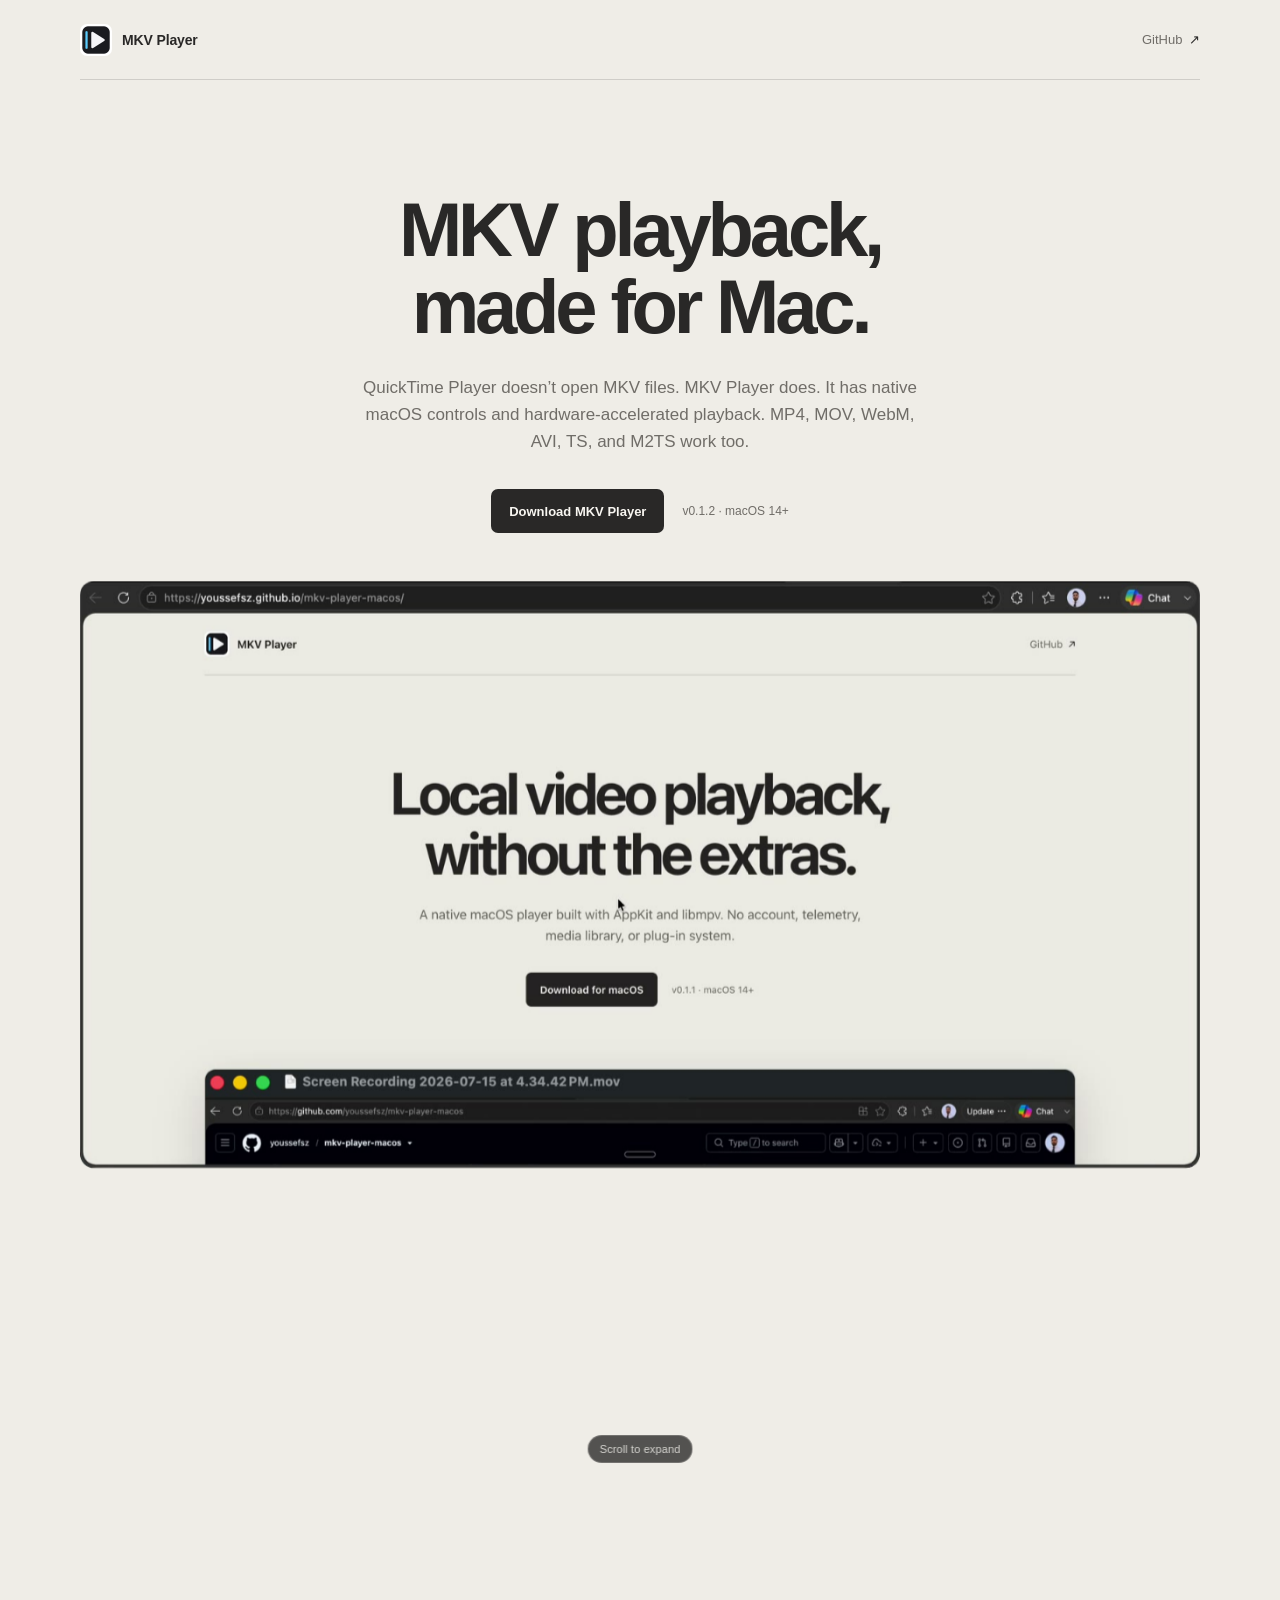
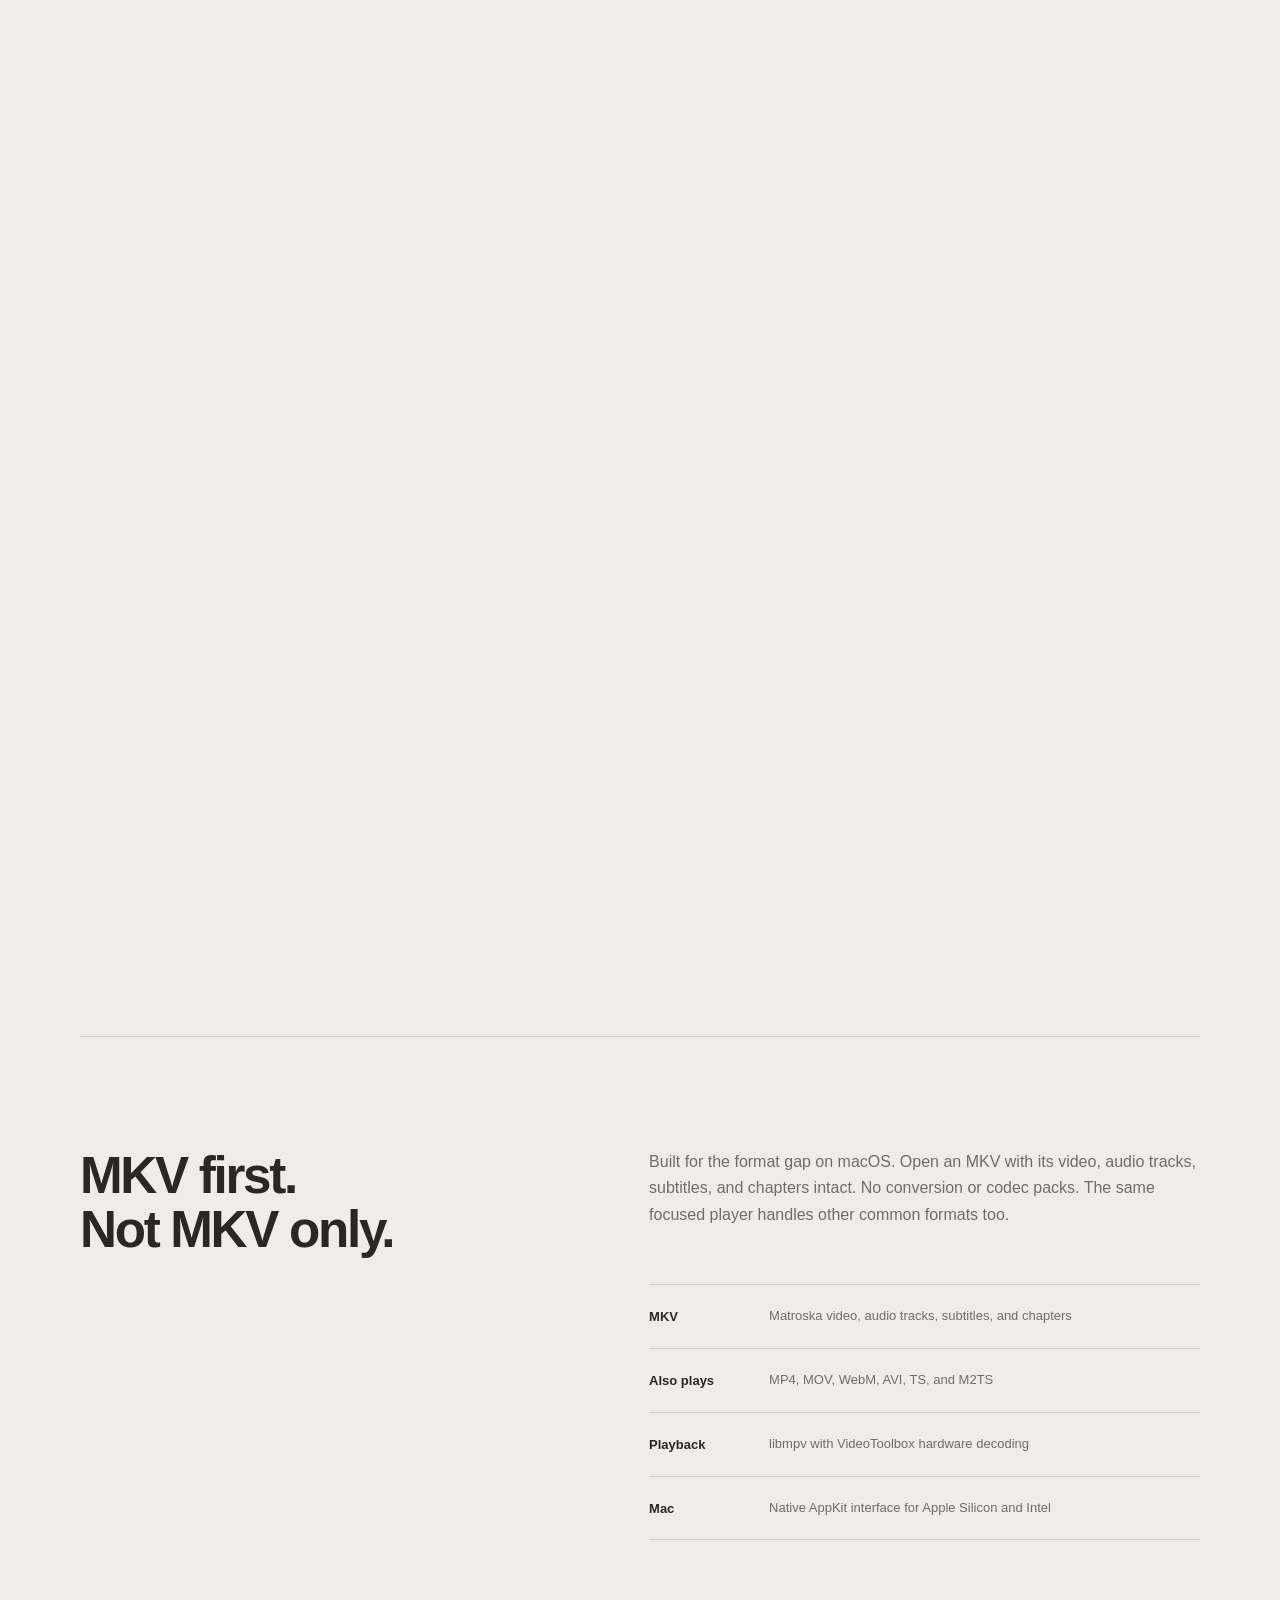
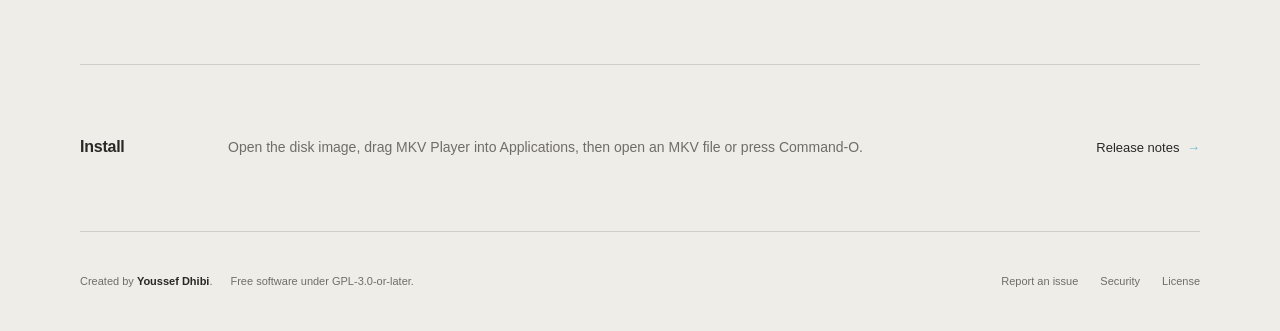
<file: index.html>
<!DOCTYPE html>
<html lang="en">
  <head>
    <meta charset="utf-8">
    <meta name="viewport" content="width=device-width, initial-scale=1">
    <meta name="description" content="Play MKV files on macOS with a focused, native player. Also supports MP4, MOV, WebM, AVI, TS, and M2TS.">
    <meta name="theme-color" content="#efede7">
    <meta property="og:title" content="MKV Player for Mac: Play MKV files on macOS">
    <meta property="og:description" content="MKV playback for the format QuickTime Player leaves out. Other common video formats work too.">
    <meta property="og:type" content="website">
    <meta property="og:url" content="https://youssefsz.github.io/mkv-player-macos/">
    <meta property="og:image" content="https://youssefsz.github.io/mkv-player-macos/app-screenshot.png">
    <title>MKV Player for Mac: Play MKV files on macOS</title>
    <link rel="icon" href="icon.png">
    <link rel="apple-touch-icon" href="icon.png">
    <link rel="stylesheet" href="styles.css">
  </head>
  <body>
    <header>
      <a class="brand" href="./" aria-label="MKV Player home">
        <img src="icon.png" width="32" height="32" alt="">
        <span>MKV Player</span>
      </a>
      <a class="header-link" href="https://github.com/youssefsz/mkv-player-macos">GitHub <span aria-hidden="true">↗</span></a>
    </header>

    <main>
      <section class="hero" aria-labelledby="hero-title">
        <div class="hero-copy">
          <h1 id="hero-title">MKV playback,<br class="desktop-break"> made for Mac.</h1>
          <p>
            QuickTime Player doesn’t open MKV files. MKV Player does. It has native
            macOS controls and hardware-accelerated playback. MP4, MOV, WebM,
            AVI, TS, and M2TS work too.
          </p>
          <div class="download-row">
            <a class="download" href="https://github.com/youssefsz/mkv-player-macos/releases/download/v0.1.2/MKV-Player-0.1.2.dmg">Download MKV Player</a>
            <span>v0.1.2 · macOS 14+</span>
          </div>
        </div>

        <figure class="video-stage" data-video-stage>
          <div class="video-pin">
            <div class="video-positioner" data-video-positioner>
              <div class="video-frame" data-video-frame>
                <video
                  class="product-video"
                  data-product-video
                  controls
                  muted
                  playsinline
                  preload="metadata"
                  poster="product-tour-poster.jpg"
                  width="1920"
                  height="1006"
                  aria-label="MKV Player product tour, from download and installation to video playback"
                >
                  <source src="product-tour.mp4" type="video/mp4">
                  Your browser does not support HTML video.
                </video>
              </div>
            </div>
            <p class="scroll-cue" data-scroll-cue aria-hidden="true">Scroll to expand</p>
          </div>
        </figure>
      </section>

      <section class="details" aria-labelledby="details-title">
        <div class="details-heading">
          <h2 id="details-title">MKV first.<br>Not MKV only.</h2>
        </div>
        <div class="details-copy">
          <p>
            Built for the format gap on macOS. Open an MKV with its video, audio
            tracks, subtitles, and chapters intact. No conversion or codec packs.
            The same focused player handles other common formats too.
          </p>
          <dl>
            <div>
              <dt>MKV</dt>
              <dd>Matroska video, audio tracks, subtitles, and chapters</dd>
            </div>
            <div>
              <dt>Also plays</dt>
              <dd>MP4, MOV, WebM, AVI, TS, and M2TS</dd>
            </div>
            <div>
              <dt>Playback</dt>
              <dd>libmpv with VideoToolbox hardware decoding</dd>
            </div>
            <div>
              <dt>Mac</dt>
              <dd>Native AppKit interface for Apple Silicon and Intel</dd>
            </div>
          </dl>
        </div>
      </section>

      <section class="install" aria-labelledby="install-title">
        <h2 id="install-title">Install</h2>
        <p>Open the disk image, drag MKV Player into Applications, then open an MKV file or press Command-O.</p>
        <a href="https://github.com/youssefsz/mkv-player-macos/releases/tag/v0.1.2">Release notes <span aria-hidden="true">→</span></a>
      </section>
    </main>

    <footer>
      <div class="credits">
        <span>Created by <a href="https://youssef.tn" rel="me">Youssef Dhibi</a>.</span>
        <span>Free software under GPL-3.0-or-later.</span>
      </div>
      <nav aria-label="Project links">
        <a href="https://github.com/youssefsz/mkv-player-macos/issues/new/choose">Report an issue</a>
        <a href="https://github.com/youssefsz/mkv-player-macos/blob/main/SECURITY.md">Security</a>
        <a href="https://github.com/youssefsz/mkv-player-macos/blob/main/LICENSE">License</a>
      </nav>
    </footer>
    <script src="site.js" defer></script>
  </body>
</html>
</file>
<file: styles.css>
:root {
  color-scheme: light;
  --ink: #292827;
  --muted: #706d68;
  --paper: #efede7;
  --line: rgba(41, 40, 39, 0.16);
  --blue: #62b6d5;
  --white: #f8f6f1;
  font-family: -apple-system, BlinkMacSystemFont, "Helvetica Neue", sans-serif;
  font-synthesis: none;
}

* {
  box-sizing: border-box;
}

body {
  margin: 0;
  color: var(--ink);
  background: var(--paper);
  -webkit-font-smoothing: antialiased;
}

a {
  color: inherit;
  text-decoration: none;
}

header,
main,
footer {
  width: min(1120px, calc(100% - 48px));
  margin-inline: auto;
}

header {
  height: 80px;
  display: flex;
  align-items: center;
  justify-content: space-between;
  border-bottom: 1px solid var(--line);
}

.brand {
  display: flex;
  align-items: center;
  gap: 10px;
  font-size: 14px;
  font-weight: 650;
  letter-spacing: -0.01em;
}

.brand img {
  border-radius: 7px;
}

.header-link {
  color: var(--muted);
  font-size: 13px;
}

.header-link span {
  display: inline-block;
  margin-left: 3px;
  color: var(--ink);
}

.hero {
  padding: 112px 0 120px;
}

.hero-copy {
  max-width: 760px;
  margin-inline: auto;
  text-align: center;
}

h1,
h2,
p {
  text-wrap: pretty;
}

h1 {
  margin: 0;
  font-size: clamp(48px, 6.2vw, 76px);
  line-height: 1.01;
  letter-spacing: -0.055em;
  font-weight: 650;
}

.hero-copy > p {
  max-width: 580px;
  margin: 28px auto 0;
  color: var(--muted);
  font-size: 17px;
  line-height: 1.6;
}

.download-row {
  margin-top: 34px;
  display: flex;
  align-items: center;
  justify-content: center;
  gap: 18px;
}

.download {
  min-height: 44px;
  padding: 0 18px;
  border-radius: 7px;
  display: inline-flex;
  align-items: center;
  color: var(--white);
  background: var(--ink);
  font-size: 13px;
  font-weight: 620;
  transition: background-color 160ms ease, box-shadow 160ms ease, transform 160ms ease;
}

.download:hover {
  color: var(--white);
  background: #3a3937;
  box-shadow: 0 8px 20px rgba(41, 40, 39, 0.18);
  transform: translateY(-1px);
}

.download-row span {
  color: var(--muted);
  font-size: 12px;
}

.video-stage {
  position: relative;
  width: 100vw;
  height: 215svh;
  margin: 48px 0 0 calc(50% - 50vw);
}

.video-pin {
  position: sticky;
  top: 0;
  width: 100%;
  height: 100svh;
  display: grid;
  place-items: center;
  overflow: clip;
}

.video-positioner {
  width: 100%;
  display: grid;
  place-items: center;
}

.video-frame {
  position: relative;
  width: min(1120px, calc(100vw - 48px));
  height: auto;
  aspect-ratio: 1920 / 1006;
  overflow: hidden;
  border: 1px solid rgba(248, 246, 241, 0.2);
  border-radius: 14px;
  background: #090909;
  box-shadow: 0 24px 60px rgba(41, 40, 39, 0.16);
  contain: layout paint;
}

.scroll-animations-ready .video-positioner {
  width: 100vw;
  height: 100svh;
  transform: translate3d(0, var(--position-y, var(--initial-offset-y)), 0);
  will-change: transform;
}

.scroll-animations-ready .video-frame {
  width: 100vw;
  height: 100svh;
  aspect-ratio: auto;
  border: 0;
  border-radius: 0;
  box-shadow: none;
  clip-path: inset(
    var(--frame-clip-y, var(--initial-clip-y))
    var(--frame-clip-x, var(--initial-clip-x))
    round var(--frame-radius, var(--initial-radius))
  );
  transform: scale(var(--frame-scale, var(--initial-scale)));
  transform-origin: center;
  will-change: transform, clip-path;
}

.product-video {
  width: 100%;
  height: 100%;
  display: block;
  object-fit: contain;
  background: #090909;
}

.scroll-cue {
  position: absolute;
  left: 50%;
  bottom: 18px;
  margin: 0;
  padding: 7px 11px;
  border: 1px solid rgba(248, 246, 241, 0.2);
  border-radius: 999px;
  color: rgba(248, 246, 241, 0.8);
  background: rgba(9, 9, 9, 0.68);
  font-size: 11px;
  letter-spacing: 0.01em;
  opacity: var(--cue-opacity, 1);
  transform: translateX(-50%);
  transition: opacity 120ms linear;
  pointer-events: none;
  -webkit-backdrop-filter: blur(10px);
  backdrop-filter: blur(10px);
}

@keyframes center-product-video {
  from {
    transform: translate3d(0, var(--initial-offset-y), 0);
  }

  to {
    transform: translate3d(0, 0, 0);
  }
}

@keyframes expand-product-video {
  from {
    clip-path: inset(
      var(--initial-clip-y) var(--initial-clip-x)
      round var(--initial-radius)
    );
    transform: scale(var(--initial-scale));
  }

  to {
    clip-path: inset(0 round 0);
    transform: scale(1);
  }
}

@keyframes fade-scroll-cue {
  from {
    opacity: 1;
  }

  35%,
  to {
    opacity: 0;
  }
}

@supports (animation-timeline: scroll()) {
  .uses-native-scroll-animation .video-positioner {
    animation: center-product-video 1ms linear both;
    animation-timeline: scroll(root block);
    animation-range: var(--parallax-start) var(--position-end);
  }

  .uses-native-scroll-animation .video-frame {
    animation: expand-product-video 1ms linear both;
    animation-timeline: scroll(root block);
    animation-range: var(--parallax-start) var(--parallax-end);
  }

  .uses-native-scroll-animation .scroll-cue {
    animation: fade-scroll-cue 1ms linear both;
    animation-timeline: scroll(root block);
    animation-range: var(--parallax-start) var(--parallax-end);
  }
}

.details {
  padding: 112px 0 124px;
  display: grid;
  grid-template-columns: 1fr 1.15fr;
  gap: 90px;
  border-top: 1px solid var(--line);
}

h2 {
  margin: 0;
  font-size: clamp(34px, 4vw, 52px);
  line-height: 1.05;
  letter-spacing: -0.045em;
  font-weight: 640;
}

.details-copy > p {
  max-width: 570px;
  margin: 0 0 56px;
  color: var(--muted);
  font-size: 16px;
  line-height: 1.65;
}

dl {
  margin: 0;
}

dl > div {
  min-height: 64px;
  display: grid;
  grid-template-columns: 120px 1fr;
  align-items: center;
  border-top: 1px solid var(--line);
}

dl > div:last-child {
  border-bottom: 1px solid var(--line);
}

dt,
dd {
  font-size: 13px;
}

dt {
  font-weight: 620;
}

dd {
  margin: 0;
  color: var(--muted);
  line-height: 1.45;
}

.install {
  padding: 72px 0;
  display: grid;
  grid-template-columns: 120px 1fr auto;
  align-items: baseline;
  gap: 28px;
  border-top: 1px solid var(--line);
}

.install h2 {
  font-size: 16px;
  letter-spacing: -0.015em;
}

.install p {
  margin: 0;
  color: var(--muted);
  font-size: 14px;
  line-height: 1.55;
}

.install a {
  color: var(--ink);
  font-size: 13px;
  white-space: nowrap;
}

.install a span {
  margin-left: 4px;
  color: var(--blue);
}

footer {
  min-height: 100px;
  display: flex;
  align-items: center;
  justify-content: space-between;
  gap: 30px;
  border-top: 1px solid var(--line);
  color: var(--muted);
  font-size: 11px;
}

footer nav {
  display: flex;
  gap: 22px;
}

.credits {
  display: flex;
  gap: 18px;
}

.credits a {
  color: var(--ink);
  font-weight: 600;
}

a:hover,
footer a:hover {
  color: #000;
}

a:focus-visible {
  outline: 3px solid rgba(98, 182, 213, 0.55);
  outline-offset: 4px;
}

::selection {
  color: var(--ink);
  background: rgba(98, 182, 213, 0.38);
}

@media (max-width: 760px) {
  header,
  main,
  footer {
    width: min(100% - 32px, 1120px);
  }

  .hero {
    padding: 80px 0 88px;
  }

  h1 {
    font-size: clamp(42px, 12vw, 60px);
  }

  .download-row {
    align-items: center;
    flex-direction: column;
    gap: 12px;
  }

  .video-stage {
    margin-top: 32px;
  }

  .details {
    padding: 84px 0 92px;
    grid-template-columns: 1fr;
    gap: 52px;
  }

  .install {
    padding: 56px 0;
    grid-template-columns: 1fr;
    gap: 16px;
  }

  .install a {
    margin-top: 8px;
  }

  footer {
    padding: 30px 0;
    align-items: flex-start;
    flex-direction: column;
  }

  footer nav {
    flex-wrap: wrap;
  }

  .credits {
    flex-direction: column;
    gap: 8px;
  }
}

@media (prefers-reduced-motion: reduce) {
  .video-stage {
    width: auto;
    height: auto;
    margin-left: 0;
  }

  .video-pin {
    position: static;
    height: auto;
    display: block;
    overflow: visible;
  }

  .video-positioner,
  .scroll-animations-ready .video-positioner {
    width: 100%;
    height: auto;
    transform: none;
  }

  .video-frame,
  .scroll-animations-ready .video-frame {
    width: 100%;
    height: auto;
    aspect-ratio: 1920 / 1006;
    border: 1px solid rgba(248, 246, 241, 0.2);
    border-radius: 14px;
    clip-path: none;
    transform: none;
  }

  .scroll-cue {
    display: none;
  }
}

@media (max-width: 520px) {
  .desktop-break {
    display: none;
  }

  dl > div {
    padding: 16px 0;
    grid-template-columns: 1fr;
    align-items: start;
    gap: 6px;
  }
}
</file>
